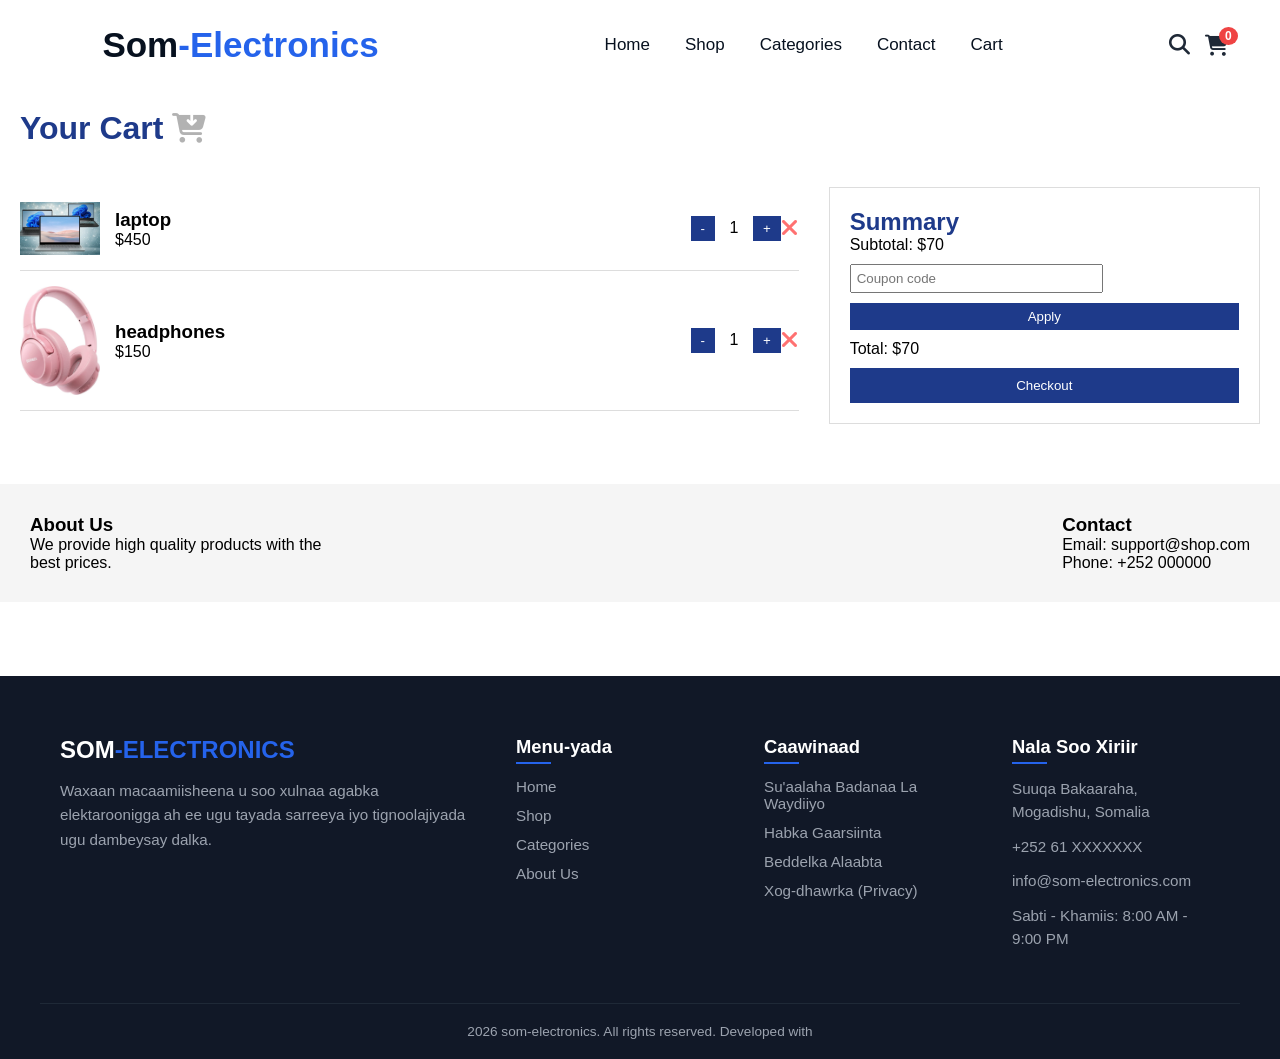
<file: Cart.html>
<!DOCTYPE html>
<html lang="en">
<head>
    <meta charset="UTF-8">
    <meta name="viewport" content="width=device-width, initial-scale=1.0">
    <title>Som Electronics</title>


    <link rel="stylesheet"
    href="https://cdnjs.cloudflare.com/ajax/libs/font-awesome/6.5.1/css/all.min.css"/>

    <link rel="stylesheet" href="cart.css">

</head>
<body>

<header class="header">

    <div class="header-container">

        <a href="logo" class="logo">
            Som<span>-Electronics</span>
        </a>

        <nav class="nav">
            <ul>
             <li><a href="index.html">Home</a></li>
             <li><a href="shop.html">Shop</a></li>
            <li><a href="categories.html">Categories</a></li>
            <li><a href="contact.html">Contact</a></li>
            <li><a href="Cart.html">Cart</a></li>
            </ul>

        </nav>

        <div class="header-icons">
            <a href="shop.html" class="action-link" title="Search">
                <i class="fa-solid fa-magnifying-glass"></i>
            </a>
            <a href="Cart.html" class="action-link cart-btn" title="Cart">

                <i class="fa-solid fa-cart-shopping"></i>
                <span class="cart-count">0</span>

            </a>
        </div>
    </div>
</header>

<h1 style="padding:20px; color:#1E3A8A;">Your Cart <i class="fa-solid fa-cart-arrow-down" style="color: rgba(128, 128, 128, 0.603); font-size: 30px;"></i></h1>

<div class="container">

  <!-- ITEMS -->
  <div class="cart-items">

    <div class="cart-item">
    <img src="./laptop.png" alt="laptop">
      <div class="item-info">
        <h3>laptop</h3>
        <p>$450</p>
      </div>

      <div class="quantity">
        <button>-</button>
        <span>1</span>
        <button>+</button>
      </div>

      <div class="remove"><i class="fa-solid fa-xmark" style="color: rgba(255, 0, 0, 0.555); font-weight: bold; font-size: 24px;"></i></div>
    </div>

    <div class="cart-item">
     <img src="./headphones.png" alt="headphones">
      <div class="item-info">
        <h3>headphones</h3>
        <p>$150</p>
      </div>

      <div class="quantity">
        <button>-</button>
        <span>1</span>
        <button>+</button>
      </div>

      <div class="remove"><i class="fa-solid fa-xmark" style="color: rgba(255, 0, 0, 0.555); font-weight: bold; font-size: 24px;"></i></div>
    </div>

  </div>

  <div class="summary">
    <h2>Summary</h2>
    <p>Subtotal: $70</p>

    <div class="coupon">
      <input type="text" placeholder="Coupon code">
      <button>Apply</button>
    </div>

    <p>Total: $70</p>

    <button>Checkout</button>
  </div>

</div>

<!-- CONTACT / ABOUT -->
<div class="conabou">
  <div>
    <h3>About Us</h3>
    <p>We provide high quality products with the best prices.</p>
  </div>

  <div>
    <h3>Contact</h3>
    <p>Email: support@shop.com</p>
    <p>Phone: +252 000000</p>
  </div>
</div>

<!-- muna -->
<footer class="main-footer">
    <div class="footer-container">
        
        <div class="footer-column">
            <a href="#" class="footer-logo">som<span>-electronics</span></a>
            <p class="footer-about">Waxaan macaamiisheena u soo xulnaa agabka elektaroonigga ah ee ugu tayada sarreeya iyo tignoolajiyada ugu dambeysay dalka.</p>
            
        </div>

       
        <div class="footer-column">
            <h3>Menu-yada</h3>
            <ul>
                <li><a href="index.html">Home</a></li>
                <li><a href="shop.html">Shop</a></li>
                <li><a href="categories.html">Categories</a></li>
                <li><a href="about">About Us</a></li>
            </ul>
        </div>

        <!-- Tiirka 3-aad: Customer Support -->
        <div class="footer-column">
            <h3>Caawinaad</h3>
            <ul>
                <li><a href="#faq">Su'aalaha Badanaa La Waydiiyo</a></li>
                <li><a href="#shipping">Habka Gaarsiinta</a></li>
                <li><a href="#returns">Beddelka Alaabta</a></li>
                <li><a href="#privacy">Xog-dhawrka (Privacy)</a></li>
            </ul>
        </div>

        <!-- Tiirka 4-aad: Contact Info -->
        <div class="footer-column">
            <h3>Nala Soo Xiriir</h3>
            <ul class="contact-info">
                <li> Suuqa Bakaaraha, Mogadishu, Somalia</li>
                <li> +252 61 XXXXXXX</li>
                <li> info@som-electronics.com</li>
                <li> Sabti - Khamiis: 8:00 AM - 9:00 PM</li>
            </ul>
        </div>

    </div>

    <div class="footer-bottom">
        <p> 2026 som-electronics. All rights reserved. Developed with </p>
    </div>
</footer>

</body>
</html>
</file>
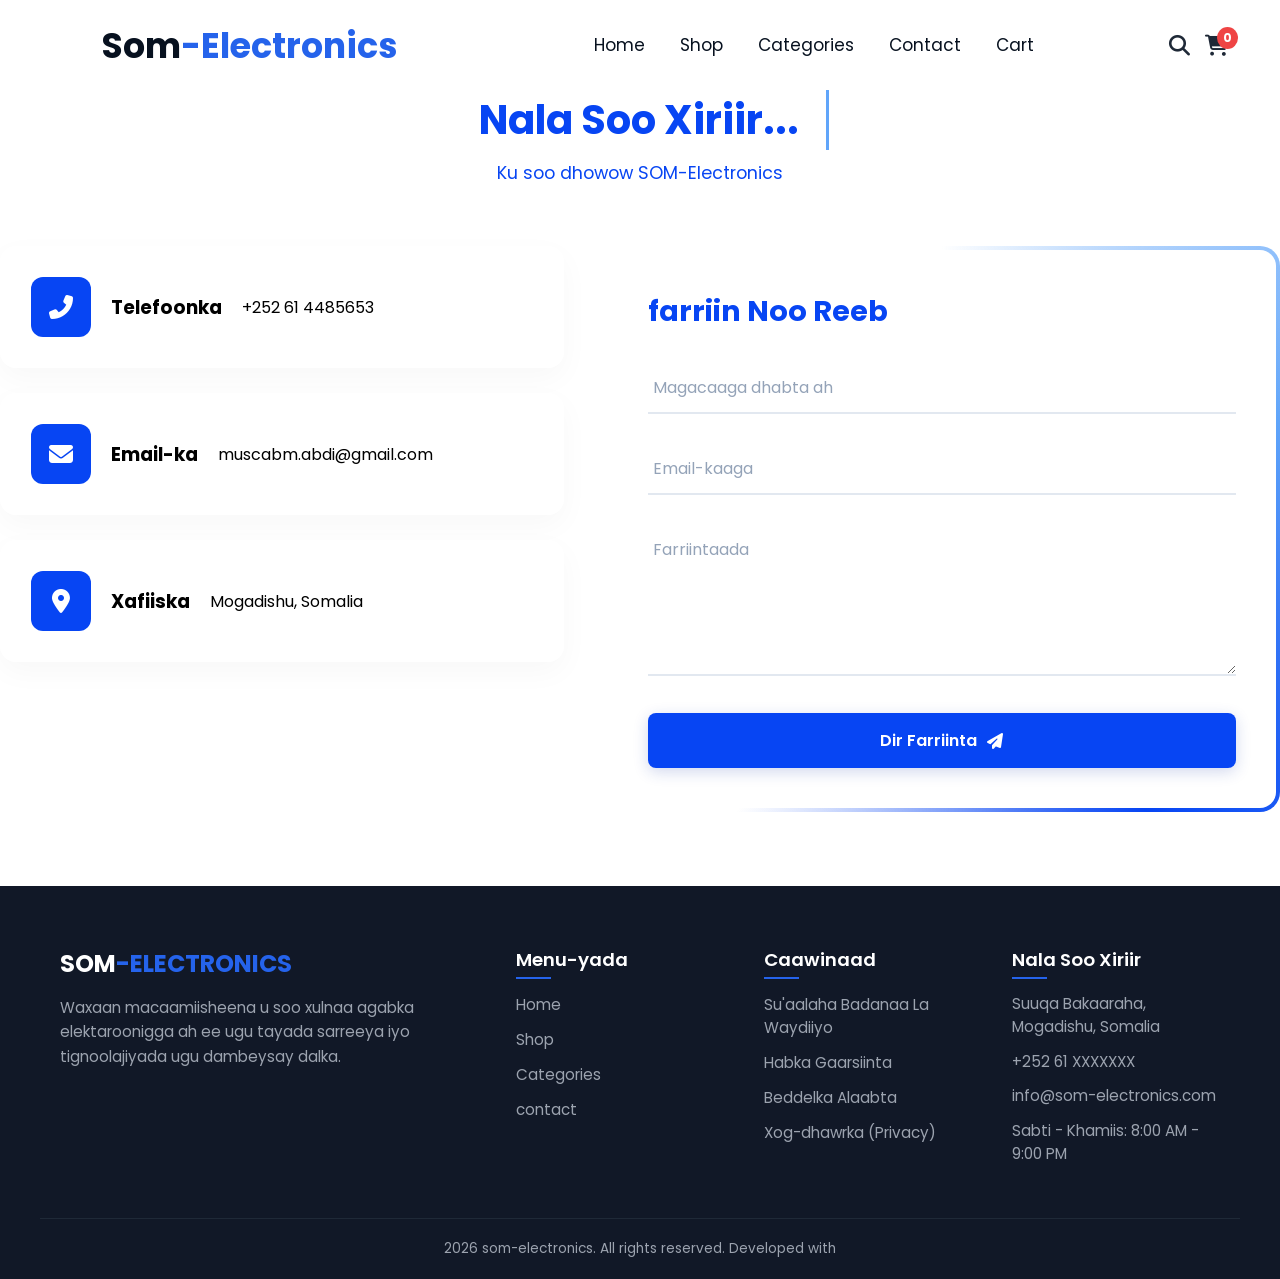
<file: contact.html>
<!DOCTYPE html>
<html lang="en">
<head>
    <meta charset="UTF-8">
    <meta name="viewport" content="width=device-width, initial-scale=1.0">
    <title>Som Electronics</title>


    <link rel="stylesheet"
    href="https://cdnjs.cloudflare.com/ajax/libs/font-awesome/6.5.1/css/all.min.css"/>

    <link rel="stylesheet" href="contact.css">

</head>
<body>

<header class="header">

    <div class="header-container">

        <a href="logo" class="logo">
            Som<span>-Electronics</span>
        </a>

        <nav class="nav">
            <ul>
             <li><a href="index.html">Home</a></li>
             <li><a href="shop.html">Shop</a></li>
            <li><a href="categories.html">Categories</a></li>
            <li><a href="contact.html">Contact</a></li>
            <li><a href="Cart.html">Cart</a></li>
            </ul>

        </nav>

        <div class="header-icons">
            <a href="shop.html" class="action-link" title="Search">
                <i class="fa-solid fa-magnifying-glass"></i>
            </a>
            <a href="Cart.html" class="action-link cart-btn" title="Cart">

                <i class="fa-solid fa-cart-shopping"></i>
                <span class="cart-count">0</span>

            </a>
        </div>
    </div>
</header>


    <section class="hero-section">
    <div class="hero-overlay"></div> 
    <div class="hero-content">
    </div>
</section>



    <div class="">
        <!-- Header Section -->
        <header class="ts-header">
            <!-- 2. Typing Text Effect -->
            <h1 class="ts-typing-text">Nala Soo Xiriir...</h1>
            <!-- 18. Infinite Glowing Text -->
            <p class="ts-glowing-subtext">Ku soo dhowow SOM-Electronics</p>
        </header>

        <div class="ts-main-content">
            
            <!-- Left Side: Contact Info Cards -->
            <div class="ts-info-section">
                <!-- Card 1: Phone (Zoom hover & Glassmorphism) -->
                <div class="ts-info-card">
                    <div class="ts-icon-wrapper">
                        <i class="fas fa-phone-alt ts-rot-icon"></i>
                    </div>
                    <h3>Telefoonka</h3>
                    <p>+252 61 4485653</p>
                    <span class="ts-card-glow"></span>
                </div>

                <!-- Card 2: Email (Floating & Glassmorphism) -->
                <div class="ts-info-card ts-float-anim">
                    <div class="ts-icon-wrapper">
                        <i class="fas fa-envelope ts-rot-icon"></i>
                    </div>
                    <h3>Email-ka</h3>
                    <p>muscabm.abdi@gmail.com</p>
                    <span class="ts-card-glow"></span>
                </div>

                <div class="ts-info-card">
                    <div class="ts-icon-wrapper ts-pulse-effect">
                        <i class="fas fa-map-marker-alt"></i>
                    </div>
                    <h3>Xafiiska</h3>
                    <p>Mogadishu, Somalia</p>
                    <span class="ts-card-glow"></span>
                </div>
            </div>

            <!-- Right Side: Contact Form -->
            <!-- 4. Neon Border Animation Container -->
            <div class="ts-form-neon-wrapper">
                <form class="ts-contact-form">
                    <h2>farriin Noo Reeb</h2>
                    
                    <div class="ts-input-group">
                        <input type="text" required placeholder=" ">
                        <label>Magacaaga dhabta ah</label>
                        <span class="ts-underline"></span>
                    </div>

                    <div class="ts-input-group">
                        <input type="email" required placeholder=" ">
                        <label>Email-kaaga</label>
                        <span class="ts-underline"></span>
                    </div>

                    <div class="ts-input-group">
                        <textarea rows="5" required placeholder=" "></textarea>
                        <label>Farriintaada</label>
                        <span class="ts-underline"></span>
                    </div>

                    <!-- 3. Glow Button Effect -->
                    <button type="submit" class="ts-btn-glow">
                        <span class="dir"> <a href="send.html">Dir Farriinta</a></span>
                        <i class="fas fa-paper-plane"></i>
                    </button>
                </form>
            </div>

        </div>
    </div>


    <footer class="main-footer">
    <div class="footer-container">
        
        <div class="footer-column">
            <a href="#" class="footer-logo">som<span>-electronics</span></a>
            <p class="footer-about">Waxaan macaamiisheena u soo xulnaa agabka elektaroonigga ah ee ugu tayada sarreeya iyo tignoolajiyada ugu dambeysay dalka.</p>
            
        </div>

       
        <div class="footer-column">
            <h3>Menu-yada</h3>
            <ul>
                <li><a href="index.html">Home</a></li>
                <li><a href="shop.html">Shop</a></li>
                <li><a href="categories.html">Categories</a></li>
                <li><a href="contact.html"> contact</a></li>
            </ul>
        </div>

        <div class="footer-column">
            <h3>Caawinaad</h3>
            <ul>
                <li><a href="#faq">Su'aalaha Badanaa La Waydiiyo</a></li>
                <li><a href="#shipping">Habka Gaarsiinta</a></li>
                <li><a href="#returns">Beddelka Alaabta</a></li>
                <li><a href="#privacy">Xog-dhawrka (Privacy)</a></li>
            </ul>
        </div>

        <!-- Tiirka 4-aad: Contact Info -->
        <div class="footer-column">
            <h3>Nala Soo Xiriir</h3>
            <ul class="contact-info">
                <li> Suuqa Bakaaraha, Mogadishu, Somalia</li>
                <li> +252 61 XXXXXXX</li>
                <li> info@som-electronics.com</li>
                <li> Sabti - Khamiis: 8:00 AM - 9:00 PM</li>
            </ul>
        </div>

    </div>

  
    <div class="footer-bottom">
        <p> 2026 som-electronics. All rights reserved. Developed with </p>
    </div>
</footer>
</body>
</html>
</file>
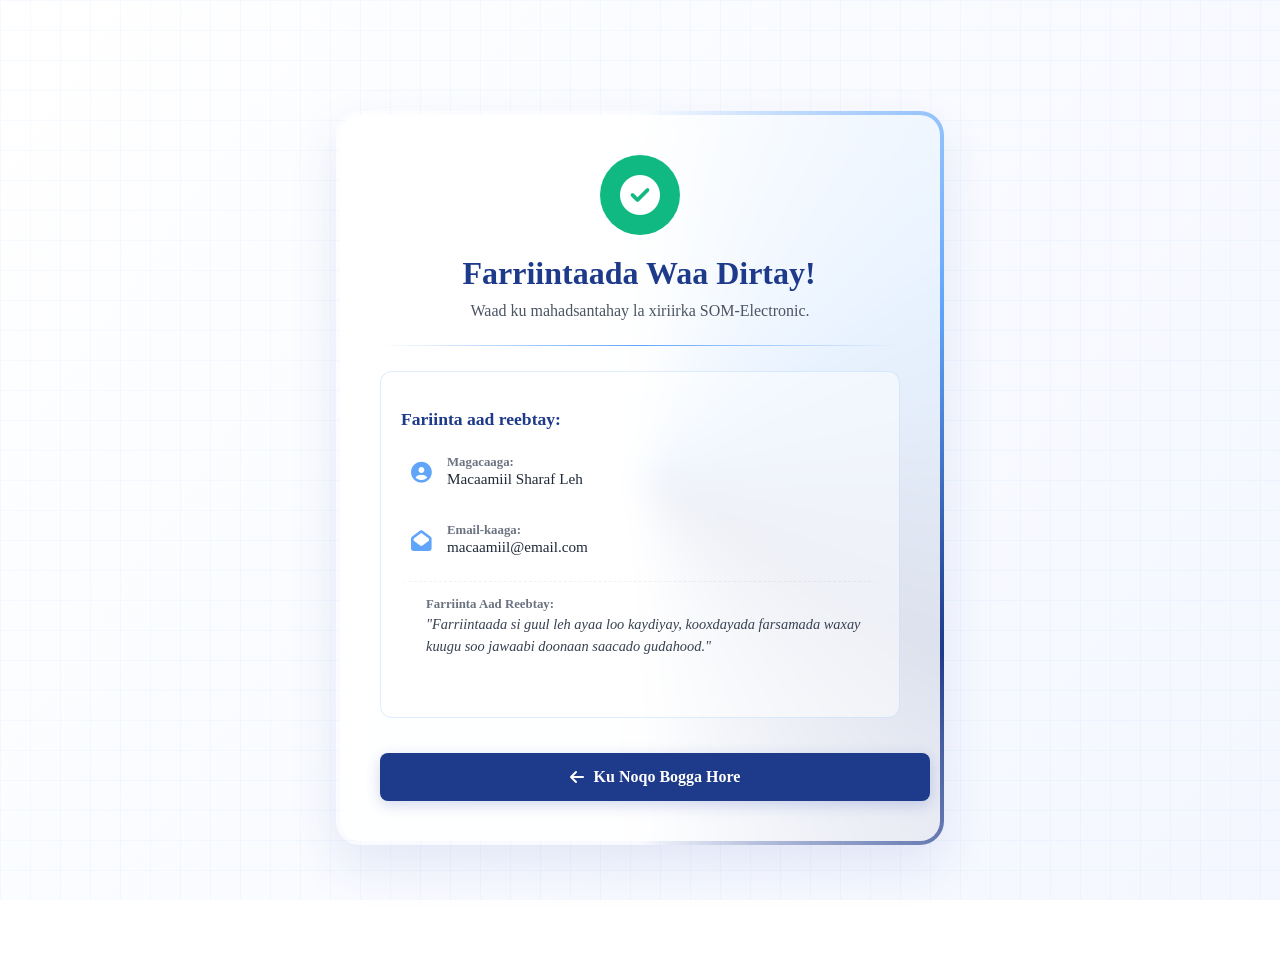
<file: send.html>
<!DOCTYPE html>
<html lang="en">
<head>
    <meta charset="UTF-8">
    <meta name="viewport" content="width=device-width, initial-scale=1.0">
    <title>Som Electronics</title>


    <link rel="stylesheet"
    href="https://cdnjs.cloudflare.com/ajax/libs/font-awesome/6.5.1/css/all.min.css"/>

    <link rel="stylesheet" href="send.css">

</head>
<body>


<body class="ts-S-body">


    <div class="ts-bg-grid"></div>
    <div class="ts-bg-gradient"></div>

    <div class="ts-success-container">
        <div class="ts-success-card-wrapper">
            <div class="ts-success-card">
                
                <div class="ts-success-icon-wrap ts-pulse-effect">
                    <i class="fas fa-check-circle ts-check-anim"></i>
                </div>

                <h1 class="ts-typing-text">Farriintaada Waa Dirtay!</h1>
                <p class="ts-glowing-subtext">Waad ku mahadsantahay la xiriirka SOM-Electronic.</p>

                <hr class="ts-divider">

                <div class="ts-summary-section">
                    <h3>Fariinta aad reebtay:</h3>
                    
                    <div class="ts-summary-item">
                        <i class="fas fa-user-circle"></i>
                        <div>
                            <span class="ts-label">Magacaaga:</span>
                            <span class="ts-value">Macaamiil Sharaf Leh</span>
                        </div>
                    </div>

                    <div class="ts-summary-item">
                        <i class="fas fa-envelope-open"></i>
                        <div>
                            <span class="ts-label">Email-kaaga:</span>
                            <span class="ts-value">macaamiil@email.com</span>
                        </div>
                    </div>

                    <div class="ts-summary-item ts-message-box">
                        <i class="fas fa-comment-alt-dots"></i>
                        <div>
                            <span class="ts-label">Farriinta Aad Reebtay:</span>
                            <p class="ts-value-msg">"Farriintaada si guul leh ayaa loo kaydiyay, kooxdayada farsamada waxay kuugu soo jawaabi doonaan saacado gudahood."</p>
                        </div>
                    </div>
                </div>

                <a href="index.html" class="ts-btn-back-glow">
                    <i class="fas fa-arrow-left"></i>
                    <span>Ku Noqo Bogga Hore</span>
                </a>

            </div>
        </div>
    </div>



    
</body>
</html>
</file>
<file: cart.css>
*{
    margin:0;
    padding:0;
    box-sizing:border-box;
    font-family:'Poppins', sans-serif;
}


.header{
    width:100%;
    height:90px;
    background:white;
    top:0;
    z-index:1000;

}

.header-container{
    width:100%;
    height:100%;
    padding:0 8%;
    display:flex;
    justify-content:space-between;
    align-items:center;
}

.logo{
    display:flex;
    align-items:center;
    
    text-decoration:none;
    color:#07111f;
    font-size:35px;
    font-weight:700;
}

.logo span{
    color:#2563eb;
}

.logo i{
    width:50px;
    height:50px;
    background:linear-gradient(45deg,#38bdf8,#0ea5e9);
    border-radius:15px;
    display:flex;
    justify-content:center;
    align-items:center;
    color:white;
    font-size:22px;
}

.nav ul{
    display:flex;
    align-items:center;
    gap:35px;
    list-style:none;
    margin-right: -60px;
}

.nav ul li a{
    text-decoration:none;
    color:#07111f;
    font-size:17px;
    position:relative;
}

.nav ul li a::after{
    content:"";
    width:0%;
    height:2px;
    background:#38bdf8;
    position:absolute;
    left:0;
    bottom:-8px;
    transition:0.4s;
}

.header-icons{
    display:flex;
    align-items:center;
    gap:15px;
    margin-right: -50px;
}

/* Qaybta Midig (Icons-ka) */
.header-actions {
    display: flex;
    align-items: center;
    gap: 20px;
}

.action-link {
    text-decoration: none;
    color: #1f2937;
    font-size: 1.3rem;
    position: relative;
    transition: color 0.3s ease;
}

.action-link:hover {
    color: #2563eb;
}

/* Tirada alaabta ku jirta Cart-ka */
.cart-btn {
    display: flex;
    align-items: center;
}

.cart-count {
    position: absolute;
    top: -8px;
    right: -10px;
    background-color: #ef4444; /* Midab gaduud ah */
    color: white;
    font-size: 0.75rem;
    font-weight: bold;
    padding: 2px 6px;
    border-radius: 50%;
}

/* Responsive: Qalabka gacanta/Taleefannada */
@media (max-width: 768px) {
    .nav-menu {
        display: none; /* Waxay fariisaneysaa menu-ga caadiga ah si hadhow loogu daro hamburger menu */
    }
    
    .header-container {
        padding: 12px 20px;
    }
    
    .logo {
        font-size: 1.3rem;
    }
}

/* 🎨 COLORS */
:root {
  --primary: #1E3A8A;
  --secondary: #60A5FA;
  --bg: #FFFFFF;
}

body {
  margin: 0;
  font-family: Arial;
  background: var(--bg);
}


/* 🛒 CART */
.container {
  display: flex;
  gap: 30px;
  padding: 20px;
}

/* LEFT SIDE */
.cart-items {
  flex: 2;
}

.cart-item {
  display: flex;
  align-items: center;
  justify-content: space-between;
  border-bottom: 1px solid #ddd;
  padding: 15px 0;
  transition: 0.3s;
}

.cart-item:hover {
  transform: scale(1.02);
  box-shadow: 0 5px 10px rgba(0,0,0,0.1);
}

.cart-item img {
  width: 80px;
}

.item-info {
  flex: 1;
  margin-left: 15px;
}

/* Quantity buttons */
.quantity button {
  background: var(--primary);
  border: none;
  padding: 5px 10px;
  cursor: pointer;
  color: white;
}

.quantity span {
  margin: 0 10px;
}

/* Remove */
.remove {
  cursor: pointer;
  font-size: 18px;
}

/* RIGHT SIDE */
.summary {
  flex: 1;
  border: 1px solid #ddd;
  padding: 20px;
  height: fit-content;
}

.summary h2 {
  color: var(--primary);
}

.summary button {
  width: 100%;
  padding: 10px;
  background: var(--primary);
  color: white;
  border: none;
  margin-top: 10px;
  cursor: pointer;
  transition: 0.3s;
}

.summary button:hover {
  background: var(--secondary);
}

/* Coupon */
.coupon {
  margin: 10px 0;
}

.coupon input {
  width: 65%;
  padding: 5px;
}

.coupon button {
  border: none;
  padding: 6px;
  color: white;
}


.conabou {
  background: #f5f5f5;
  padding: 30px;
  margin-top: 40px;
  display: flex;
  justify-content: space-between;
  flex-wrap: wrap;
}

.conabou div {
  max-width: 300px;
}

@media (max-width: 768px) {
  .container {
    flex-direction: column;
  }

  nav {
    flex-direction: column;
    align-items: center;
  }
}

/* Footer Base Styles */
.main-footer {
    background-color: #111827; /* Madow aad u qurux badan */
    color: #9ca3af; /* Qoraal cawl khafiif ah si uu indhaha u uro */
    padding: 60px 0 20px 0;
    font-size: 0.95rem;
    margin-top: 70px;
    border-top: 4px solid white; /* Khad yar oo buluug ah oo dusha ka maraya */
}

.footer-container {
    max-width: 1200px;
    margin: 0 auto;
    padding: 0 20px;
    display: grid;
    grid-template-columns: 2fr repeat(3, 1fr); /* Tiirka 1-aad waxyar ayuu ka ballaran yahay kuwa kale */
    gap: 40px;
}

.footer-column h3 {
    color: #ffffff; 
    font-size: 1.15rem;
    font-weight: 600;
    margin-bottom: 20px;
    position: relative;
}


.footer-column h3::after {
    content: '';
    position: absolute;
    bottom: -6px;
    left: 0;
    width: 35px;
    height: 2px;
    background-color: #2563eb;
}

.footer-column ul {
    list-style: none;
    padding: 0;
}

.footer-column ul li {
    margin-bottom: 12px;
}

.footer-column ul li a {
    color: #9ca3af;
    text-decoration: none;
    transition: color 0.2s ease, padding-left 0.2s ease;
}


.footer-column ul li a:hover {
    color: #ffffff;
    padding-left: 5px; /* Waxyar ayuu midig u ruxmayaa marka la dul istaago */
}


.footer-logo {
    font-size: 1.5rem;
    font-weight: 700;
    color: #ffffff;
    text-decoration: none;
    text-transform: uppercase;
    display: inline-block;
    margin-bottom: 15px;
}

.footer-logo span {
    color: #2563eb;
}

.footer-about {
    line-height: 1.6;
    margin-bottom: 20px;
}


.social-links {
    display: flex;
    gap: 15px;
}



.contact-info li {
    line-height: 1.5;
    color: #9ca3af;
}


.footer-bottom {
    max-width: 1200px;
    margin: 40px auto 0 auto;
    padding: 20px 20px 0 20px;
    border-top: 1px solid #1f2937;
    text-align: center;
    font-size: 0.85rem;
}


@media (max-width: 768px) {
    .footer-container {
        grid-template-columns: repeat(2, 1fr); /* 2 Tiir shaashadaha dhexe */
    }
}

@media (max-width: 600px) {
    .footer-container {
        grid-template-columns: 1fr; /* 1 Tiir oo kaliya talefannada */
        gap: 30px;
    }
}

/* RESPONSIVE: Ku habaynta Shaashadaha kala duwan */
@media (max-width: 968px) {
    .footer-container {
        grid-template-columns: repeat(2, 1fr); /* 2 Tiir shaashadaha dhexe */
    }
}

@media (max-width: 600px) {
    .footer-container {
        grid-template-columns: 1fr; /* 1 Tiir oo kaliya talefannada */
        gap: 30px;
    }
}
</file>
<file: contact.css>
/* --- Google Fonts & Reset --- */
@import url('https://fonts.googleapis.com/css2?family=Poppins:wght@300;400;600;700&display=swap');
*{
    margin:0;
    padding:0;
    box-sizing:border-box;
    font-family:'Poppins', sans-serif;
}


.header{
    width:100%;
    height:90px;
    background:white;
    top:0;
    z-index:1000;

}

.header-container{
    width:100%;
    height:100%;
    padding:0 8%;
    display:flex;
    justify-content:space-between;
    align-items:center;
}

.logo{
    display:flex;
    align-items:center;
    
    text-decoration:none;
    color:#07111f;
    font-size:35px;
    font-weight:700;
}

.logo span{
    color:#2563eb;
}

.logo i{
    width:50px;
    height:50px;
    background:linear-gradient(45deg,#38bdf8,#0ea5e9);
    border-radius:15px;
    display:flex;
    justify-content:center;
    align-items:center;
    color:white;
    font-size:22px;
}

.nav ul{
    display:flex;
    align-items:center;
    gap:35px;
    list-style:none;
    margin-right: -60px;
}

.nav ul li a{
    text-decoration:none;
    color:#07111f;
    font-size:17px;
    position:relative;
}

.nav ul li a::after{
    content:"";
    width:0%;
    height:2px;
    background:#38bdf8;
    position:absolute;
    left:0;
    bottom:-8px;
    transition:0.4s;
}

.header-icons{
    display:flex;
    align-items:center;
    gap:15px;
    margin-right: -50px;
}
.action-link {
    text-decoration: none;
    color: #1f2937;
    font-size: 1.3rem;
    position: relative;
    transition: color 0.3s ease;
}

.action-link:hover {
    color: #2563eb;
}

/* Tirada alaabta ku jirta Cart-ka */
.cart-btn {
    display: flex;
    align-items: center;
}

.cart-count {
    position: absolute;
    top: -8px;
    right: -10px;
    background-color: #ef4444; /* Midab gaduud ah */
    color: white;
    font-size: 0.75rem;
    font-weight: bold;
    padding: 2px 6px;
    border-radius: 50%;
}

/* Responsive: Qalabka gacanta/Taleefannada */
@media (max-width: 768px) {
    .nav-menu {
        display: none; /* Waxay fariisaneysaa menu-ga caadiga ah si hadhow loogu daro hamburger menu */
    }
    
    .header-container {
        padding: 12px 20px;
    }
    
    .logo {
        font-size: 1.3rem;
    }
}

:root {
    --ts-primary: #0745f3;
    --ts-secondary: #60A5FA;
    --ts-bg: #FFFFFF;
    --ts-card-bg: rgba(255, 255, 255, 0.75);
}

.ts-body {
    background-color: var(--ts-bg);
    overflow-x: hidden;
    min-height: 100vh;
    position: relative;
}

.dir a{
    text-decoration: none;
    color: white;
}
/* --- 12. Animated Loading Screen --- */
.ts-loader-container {
    position: fixed;
    top: 0;
    left: 0;
    width: 100%;
    height: 100%;
    background: var(--ts-primary);
    display: flex;
    justify-content: center;
    align-items: center;
    z-index: 9999;
    animation: tsFadeOut 0.5s ease 1.5s forwards;
}

.ts-loader-pulse {
    width: 60px;
    height: 60px;
    background: var(--ts-secondary);
    border-radius: 50%;
    animation: tsPulse 1s infinite ease-in-out;
}

@keyframes tsFadeOut {
    to { opacity: 0; pointer-events: none; }
}

/* --- 5 & 20. Moving Cyber Grid & Gradient Background --- */
.ts-bg-gradient {
    position: fixed;
    top: 0;
    left: 0;
    width: 100%;
    height: 100%;
    background: linear-gradient(125deg, #ffffff, #f0f4ff, #e0ebff, #ffffff);
    background-size: 400% 400%;
    animation: tsGradientMove 15s ease infinite;
    z-index: -2;
}

.ts-bg-grid {
    position: fixed;
    top: 0;
    left: 0;
    width: 100%;
    height: 100%;
    background-image: 
        linear-gradient(rgba(96, 165, 250, 0.05) 1px, transparent 1px),
        linear-gradient(90deg, rgba(96, 165, 250, 0.05) 1px, transparent 1px);
    background-size: 30px 30px;
    background-position: center;
    animation: tsGridMove 20s linear infinite;
    z-index: -1;
}

@keyframes tsGradientMove {
    0% { background-position: 0% 50%; }
    50% { background-position: 100% 50%; }
    100% { background-position: 0% 50%; }
}

@keyframes tsGridMove {
    0% { transform: translateY(0); }
    100% { transform: translateY(30px); }
}

/* --- 15. Floating Particles --- */
.ts-particles {
    position: fixed;
    width: 100%;
    height: 100%;
    top: 0;
    left: 0;
    overflow: hidden;
    z-index: -1;
    pointer-events: none;
}

.ts-particle {
    position: absolute;
    background: rgba(96, 165, 250, 0.2);
    border-radius: 50%;
    bottom: -10px;
    animation: tsFloatUp 8s infinite linear;
}

.ts-particle:nth-child(1) { left: 10%; width: 20px; height: 20px; animation-duration: 6s; }
.ts-particle:nth-child(2) { left: 30%; width: 15px; height: 15px; animation-duration: 9s; animation-delay: 2s; }
.ts-particle:nth-child(3) { left: 50%; width: 25px; height: 25px; animation-duration: 7s; animation-delay: 1s; }
.ts-particle:nth-child(4) { left: 70%; width: 12px; height: 12px; animation-duration: 11s; }
.ts-particle:nth-child(5) { left: 90%; width: 18px; height: 18px; animation-duration: 8s; animation-delay: 3s; }

@keyframes tsFloatUp {
    0% { transform: translateY(0) scale(1); opacity: 0; }
    50% { opacity: 0.8; }
    100% { transform: translateY(-105vh) scale(0.5); opacity: 0; }
}

/* --- Container Setup & 8. Fade-up --- */
.ts-contact-container {
    max-width: 1200px;
    margin: 0 auto;
    padding: 60px 20px;
    animation: tsFadeUp 1s cubic-bezier(0.16, 1, 0.3, 1) 1.6s both;
}

@keyframes tsFadeUp {
    0% { opacity: 0; transform: translateY(40px); }
    100% { opacity: 1; transform: translateY(0); }
}

/* --- Header & Typography --- */
.ts-header {
    text-align: center;
    margin-bottom: 60px;
}

/* 2. Typing Text Effect */
.ts-typing-text {
    font-size: 2.5rem;
    color: var(--ts-primary);
    border-right: 3px solid var(--ts-secondary);
    white-space: nowrap;
    width: 14ch;
    margin: 0 auto;
    overflow: hidden;
    animation: tsType 2.5s steps(14) 2s infinite alternate;
}

@keyframes tsType {
    0% { width: 0; }
    100% { width: 14ch; }
}

/* 18. Infinite Glowing Text */
.ts-glowing-subtext {
    font-size: 1.1rem;
    color: var(--ts-primary);
    margin-top: 10px;
    animation: tsNeonGlowText 2s ease-in-out infinite alternate;
}

@keyframes tsNeonGlowText {
    0% { text-shadow: 0 0 2px rgba(96, 165, 250, 0.2); }
    100% { text-shadow: 0 0 8px rgba(96, 165, 250, 0.6), 0 0 15px rgba(30, 58, 170, 0.3); }
}

/* --- Main Layout --- */
.ts-main-content {
    display: grid;
    grid-template-columns: 1fr 1.2fr;
    gap: 40px;
    align-items: start;
}

@media (max-width: 768px) {
    .ts-main-content { grid-template-columns: 1fr; }
}

/* --- Cards: 9. Zoom Hover & 16. Glassmorphism --- */
.ts-info-section {
    display: flex;
    flex-direction: column;
    gap: 25px;
}

.ts-info-card {
    background: var(--ts-card-bg);
    backdrop-filter: blur(10px);
    -webkit-backdrop-filter: blur(10px);
    border: 1px solid rgba(255, 255, 255, 0.6);
    padding: 30px;
    border-radius: 16px;
    display: flex;
    align-items: center;
    gap: 20px;
    position: relative;
    overflow: hidden;
    box-shadow: 0 10px 30px rgba(0,0,0,0.03);
    transition: transform 0.4s cubic-bezier(0.175, 0.885, 0.32, 1.275), box-shadow 0.4s;
}

/* 9. Zoom Hover Cards */
.ts-info-card:hover {
    transform: scale(1.04) translateY(-5px);
    box-shadow: 0 20px 40px rgba(96, 165, 250, 0.15);
}

/* 6. Mouse Hover Glow effect emulation on card */
.ts-card-glow {
    position: absolute;
    top: 0; left: 0; width: 100%; height: 100%;
    background: radial-gradient(circle at cubic-bezier(0,0,0,0), rgba(96, 165, 250, 0.2), transparent);
    opacity: 0;
    transition: opacity 0.3s;
    pointer-events: none;
}

.ts-info-card:hover .ts-card-glow {
    opacity: 1;
}

/* 1. Floating Animation */
.ts-float-anim {
    animation: tsFloat 4s ease-in-out infinite;
}

@keyframes tsFloat {
    0%, 100% { transform: translateY(0); }
    50% { transform: translateY(-10px); }
}

/* 10. Rotating Tech Icons */
.ts-icon-wrapper {
    width: 60px;
    height: 60px;
    background: var(--ts-primary);
    color: white;
    border-radius: 12px;
    display: flex;
    justify-content: center;
    align-items: center;
    font-size: 1.5rem;
}

.ts-info-card:hover .ts-rot-icon {
    animation: tsRotate 0.6s ease-in-out;
}

@keyframes tsRotate {
    0% { transform: rotate(0deg); }
    100% { transform: rotate(360deg); }
}

/* 11. Pulse Animation */
.ts-pulse-effect {
    animation: tsPulseShadow 2s infinite;
}

@keyframes tsPulseShadow {
    0% { box-shadow: 0 0 0 0 rgba(30, 58, 170, 0.4); }
    70% { box-shadow: 0 0 0 15px rgba(30, 58, 170, 0); }
    100% { box-shadow: 0 0 0 0 rgba(30, 58, 170, 0); }
}

@keyframes tsPulse {
    0%, 100% { transform: scale(0.6); opacity: 0.4; }
    50% { transform: scale(1.2); opacity: 1; }
}

/* --- Form: 4. Neon Border Animation --- */
.ts-form-neon-wrapper {
    position: relative;
    padding: 4px;
    border-radius: 20px;
    background: transparent;
    overflow: hidden;
}

/* Neon moving border effect using pseudo elements */
.ts-form-neon-wrapper::before {
    content: '';
    position: absolute;
    top: -50%; left: -50%;
    width: 200%; height: 200%;
    background: conic-gradient(transparent, var(--ts-secondary), var(--ts-primary), transparent 60%);
    animation: tsNeonSpin 4s linear infinite;
    z-index: 1;
}

@keyframes tsNeonSpin {
    100% { transform: rotate(360deg); }
}

.ts-contact-form {
    position: relative;
    z-index: 2;
    background: #ffffff;
    padding: 40px;
    border-radius: 16px;
    width: 100%;
}

.ts-contact-form h2 {
    color: var(--ts-primary);
    margin-bottom: 30px;
    font-size: 1.8rem;
}

/* Inputs & 17. Animated Underline Effect */
.ts-input-group {
    position: relative;
    margin-bottom: 30px;
}

.ts-input-group input, 
.ts-input-group textarea {
    width: 100%;
    padding: 12px 5px;
    background: transparent;
    border: none;
    border-bottom: 2px solid #e2e8f0;
    outline: none;
    font-size: 1rem;
    color: #333;
    transition: border-color 0.3s;
}

.ts-input-group label {
    position: absolute;
    left: 5px;
    top: 12px;
    color: #94a3b8;
    transition: 0.3s ease all;
    pointer-events: none;
}

/* Floating labels */
.ts-input-group input:focus ~ label,
.ts-input-group input:not(:placeholder-shown) ~ label,
.ts-input-group textarea:focus ~ label,
.ts-input-group textarea:not(:placeholder-shown) ~ label {
    top: -12px;
    font-size: 0.85rem;
    color: var(--ts-secondary);
    font-weight: 600;
}

/* 17. Animated Underline Effect */
.ts-underline {
    position: absolute;
    bottom: 0;
    left: 0;
    width: 0;
    height: 2px;
    background: var(--ts-secondary);
    transition: width 0.4s ease;
}

.ts-input-group input:focus ~ .ts-underline,
.ts-input-group textarea:focus ~ .ts-underline {
    width: 100%;
}

/* --- 3. Glow Button Effect --- */
.ts-btn-glow {
    position: relative;
    width: 100%;
    padding: 15px;
    background: var(--ts-primary);
    color: #ffffff;
    border: none;
    border-radius: 8px;
    font-size: 1rem;
    font-weight: 600;
    cursor: pointer;
    overflow: hidden;
    display: flex;
    justify-content: center;
    align-items: center;
    gap: 10px;
    box-shadow: 0 4px 15px rgba(30, 58, 170, 0.2);
    transition: background 0.3s, box-shadow 0.3s, transform 0.2s;
}

.ts-btn-glow:hover {
    background: #172d6e;
    box-shadow: 0 0 20px rgba(96, 165, 250, 0.6), 0 0 30px rgba(30, 58, 170, 0.4);
    transform: translateY(-2px);
}

.ts-btn-glow:active {
    transform: translateY(1px);
}

.ts-btn-glow i {
    transition: transform 0.3s;
}

.ts-btn-glow:hover i {
    transform: translateX(5px) scale(1.1);
}




















/* Footer Base Styles */
.main-footer {
    background-color: #111827; /* Madow aad u qurux badan */
    color: #9ca3af; /* Qoraal cawl khafiif ah si uu indhaha u uro */
    padding: 60px 0 20px 0;
    font-size: 0.95rem;
    margin-top: 70px;
    border-top: 4px solid white; /* Khad yar oo buluug ah oo dusha ka maraya */
}

.footer-container {
    max-width: 1200px;
    margin: 0 auto;
    padding: 0 20px;
    display: grid;
    grid-template-columns: 2fr repeat(3, 1fr); /* Tiirka 1-aad waxyar ayuu ka ballaran yahay kuwa kale */
    gap: 40px;
}

.footer-column h3 {
    color: #ffffff; 
    font-size: 1.15rem;
    font-weight: 600;
    margin-bottom: 20px;
    position: relative;
}


.footer-column h3::after {
    content: '';
    position: absolute;
    bottom: -6px;
    left: 0;
    width: 35px;
    height: 2px;
    background-color: #2563eb;
}

.footer-column ul {
    list-style: none;
    padding: 0;
}

.footer-column ul li {
    margin-bottom: 12px;
}

.footer-column ul li a {
    color: #9ca3af;
    text-decoration: none;
    transition: color 0.2s ease, padding-left 0.2s ease;
}


.footer-column ul li a:hover {
    color: #ffffff;
    padding-left: 5px; /* Waxyar ayuu midig u ruxmayaa marka la dul istaago */
}


.footer-logo {
    font-size: 1.5rem;
    font-weight: 700;
    color: #ffffff;
    text-decoration: none;
    text-transform: uppercase;
    display: inline-block;
    margin-bottom: 15px;
}

.footer-logo span {
    color: #2563eb;
}

.footer-about {
    line-height: 1.6;
    margin-bottom: 20px;
}


.social-links {
    display: flex;
    gap: 15px;
}



.contact-info li {
    line-height: 1.5;
    color: #9ca3af;
}


.footer-bottom {
    max-width: 1200px;
    margin: 40px auto 0 auto;
    padding: 20px 20px 0 20px;
    border-top: 1px solid #1f2937;
    text-align: center;
    font-size: 0.85rem;
}


@media (max-width: 768px) {
    .footer-container {
        grid-template-columns: repeat(2, 1fr); /* 2 Tiir shaashadaha dhexe */
    }
}

@media (max-width: 600px) {
    .footer-container {
        grid-template-columns: 1fr; /* 1 Tiir oo kaliya talefannada */
        gap: 30px;
    }
}

/* RESPONSIVE: Ku habaynta Shaashadaha kala duwan */
@media (max-width: 968px) {
    .footer-container {
        grid-template-columns: repeat(2, 1fr); /* 2 Tiir shaashadaha dhexe */
    }
}

@media (max-width: 600px) {
    .footer-container {
        grid-template-columns: 1fr; /* 1 Tiir oo kaliya talefannada */
        gap: 30px;
    }
}
</file>
<file: send.css>
:root {
    --ts-primary: #1E3A8A;
    --ts-secondary: #60A5FA;
    --ts-bg: #FFFFFF;
    --ts-card-bg: rgba(255, 255, 255, 0.85);
}

.ts-S-body {
    background-color: var(--ts-bg);
    overflow-x: hidden;
    min-height: 100vh;
    display: flex;
    justify-content: center;
    align-items: center;
    position: relative;
    padding: 20px;
}

/* --- 12. Animated Loading Screen --- */
.ts-loader-container {
    position: fixed;
    top: 0; left: 0; width: 100%; height: 100%;
    background: var(--ts-primary);
    display: flex; justify-content: center; align-items: center;
    z-index: 9999;
    animation: tsFadeOut 0.5s ease 1.2s forwards;
}

.ts-loader-pulse {
    width: 60px; height: 60px;
    background: var(--ts-secondary);
    border-radius: 50%;
    animation: tsPulse 1s infinite ease-in-out;
}

@keyframes tsFadeOut { to { opacity: 0; pointer-events: none; } }
@keyframes tsPulse { 0%, 100% { transform: scale(0.6); opacity: 0.4; } 50% { transform: scale(1.2); opacity: 1; } }

/* --- 5 & 20. Cyber Grid & Gradient Moving Background --- */
.ts-bg-gradient {
    position: fixed; top: 0; left: 0; width: 100%; height: 100%;
    background: linear-gradient(125deg, #ffffff, #f0f4ff, #e0ebff, #ffffff);
    background-size: 400% 400%;
    animation: tsGradientMove 15s ease infinite;
    z-index: -2;
}

.ts-bg-grid {
    position: fixed; top: 0; left: 0; width: 100%; height: 100%;
    background-image: 
        linear-gradient(rgba(96, 165, 250, 0.05) 1px, transparent 1px),
        linear-gradient(90deg, rgba(96, 165, 250, 0.05) 1px, transparent 1px);
    background-size: 30px 30px;
    animation: tsGridMove 20s linear infinite;
    z-index: -1;
}

@keyframes tsGradientMove { 0% { background-position: 0% 50%; } 50% { background-position: 100% 50%; } 100% { background-position: 0% 50%; } }
@keyframes tsGridMove { 0% { transform: translateY(0); } 100% { transform: translateY(30px); } }

/* --- Success Card Container & 4. Neon Border Animation --- */
.ts-success-card-wrapper {
    position: relative;
    padding: 4px;
    border-radius: 24px;
    background: transparent;
    overflow: hidden;
    max-width: 600px;
    width: 100%;
    box-shadow: 0 20px 50px rgba(30, 58, 170, 0.1);
    animation: tsFadeUp 0.8s cubic-bezier(0.16, 1, 0.3, 1) 1.3s both;
}

@keyframes tsFadeUp {
    0% { opacity: 0; transform: translateY(40px); }
    100% { opacity: 1; transform: translateY(0); }
}

/* Moving Neon Border Effect */
.ts-success-card-wrapper::before {
    content: '';
    position: absolute;
    top: -50%; left: -50%;
    width: 200%; height: 200%;
    background: conic-gradient(transparent, var(--ts-secondary), var(--ts-primary), transparent 50%);
    animation: tsNeonSpin 4s linear infinite;
    z-index: 1;
}

@keyframes tsNeonSpin { 100% { transform: rotate(360deg); } }

/* 16. Glassmorphism Card Body */
.ts-success-card {
    position: relative;
    z-index: 2;
    background: var(--ts-card-bg);
    backdrop-filter: blur(15px);
    -webkit-backdrop-filter: blur(15px);
    padding: 40px;
    border-radius: 20px;
    text-align: center;
}

/* --- Icons & Header Animations --- */
.ts-success-icon-wrap {
    width: 80px;
    height: 80px;
    background: #10B981; /* Green success color */
    color: white;
    border-radius: 50%;
    display: flex;
    justify-content: center;
    align-items: center;
    font-size: 2.5rem;
    margin: 0 auto 20px auto;
}

/* 11. Pulse Effect for Icon */
.ts-pulse-effect {
    animation: tsSuccessPulse 2s infinite;
}

@keyframes tsSuccessPulse {
    0% { box-shadow: 0 0 0 0 rgba(16, 185, 129, 0.5); }
    70% { box-shadow: 0 0 0 20px rgba(16, 185, 129, 0); }
    100% { box-shadow: 0 0 0 0 rgba(16, 185, 129, 0); }
}

/* 2. Typing Text Effect */
.ts-typing-text {
    font-size: 2rem;
    color: var(--ts-primary);
    border-right: 3px solid var(--ts-secondary);
    white-space: nowrap;
    width: 22ch;
    margin: 0 auto;
    overflow: hidden;
    animation: tsType 2s steps(22) 1.5s 1 normal both;
}

@keyframes tsType { from { width: 0; } to { width: 22ch; border-color: transparent; } }

/* 18. Infinite Glowing Text */
.ts-glowing-subtext {
    font-size: 1rem;
    color: #4b5563;
    margin-top: 10px;
    animation: tsNeonGlowText 2s ease-in-out infinite alternate;
}

@keyframes tsNeonGlowText {
    0% { text-shadow: 0 0 2px rgba(96, 165, 250, 0.1); }
    100% { text-shadow: 0 0 8px rgba(96, 165, 250, 0.4); }
}

.ts-divider {
    border: none;
    height: 1px;
    background: linear-gradient(90deg, transparent, var(--ts-secondary), transparent);
    margin: 25px 0;
}

/* --- Summary Details Layout (Xogta Qofka) --- */
.ts-summary-section {
    text-align: left;
    margin-bottom: 35px;
    background: rgba(255, 255, 255, 0.5);
    padding: 20px;
    border-radius: 12px;
    border: 1px solid rgba(96, 165, 250, 0.2);
}

.ts-summary-section h3 {
    font-size: 1.1rem;
    color: var(--ts-primary);
    margin-bottom: 15px;
    font-weight: 600;
}

/* 9. Zoom Hover Summary Items */
.ts-summary-item {
    display: flex;
    align-items: center;
    gap: 15px;
    margin-bottom: 15px;
    padding: 10px;
    border-radius: 8px;
    transition: transform 0.3s, background 0.3s;
}

.ts-summary-item:hover {
    transform: scale(1.02);
    background: rgba(96, 165, 250, 0.1);
}

.ts-summary-item i {
    font-size: 1.3rem;
    color: var(--ts-secondary);
}

.ts-label {
    display: block;
    font-size: 0.8rem;
    color: #6b7280;
    font-weight: 600;
}

.ts-value {
    font-size: 0.95rem;
    color: #1f2937;
    font-weight: 500;
}

.ts-message-box {
    align-items: flex-start;
    border-top: 1px dashed rgba(0, 0, 0, 0.05);
    padding-top: 15px;
}

.ts-value-msg {
    font-size: 0.9rem;
    color: #374151;
    font-style: italic;
    margin-top: 2px;
    line-height: 1.5;
}

/* --- 3. Glow Button Effect (Ku Noqo Hore) --- */
.ts-btn-back-glow {
    position: relative;
    display: inline-flex;
    justify-content: center;
    align-items: center;
    gap: 10px;
    width: 100%;
    padding: 15px;
    background: var(--ts-primary);
    color: #ffffff;
    text-decoration: none;
    border-radius: 8px;
    font-size: 1rem;
    font-weight: 600;
    overflow: hidden;
    box-shadow: 0 4px 15px rgba(30, 58, 170, 0.2);
    transition: background 0.3s, box-shadow 0.3s, transform 0.2s;
}

.ts-btn-back-glow:hover {
    background: #172d6e;
    box-shadow: 0 0 20px rgba(96, 165, 250, 0.6), 0 0 30px rgba(30, 58, 170, 0.4);
    transform: translateY(-2px);
}

.ts-btn-back-glow i {
    transition: transform 0.3s;
}

.ts-btn-back-glow:hover i {
    transform: translateX(-5px);
}
</file>
